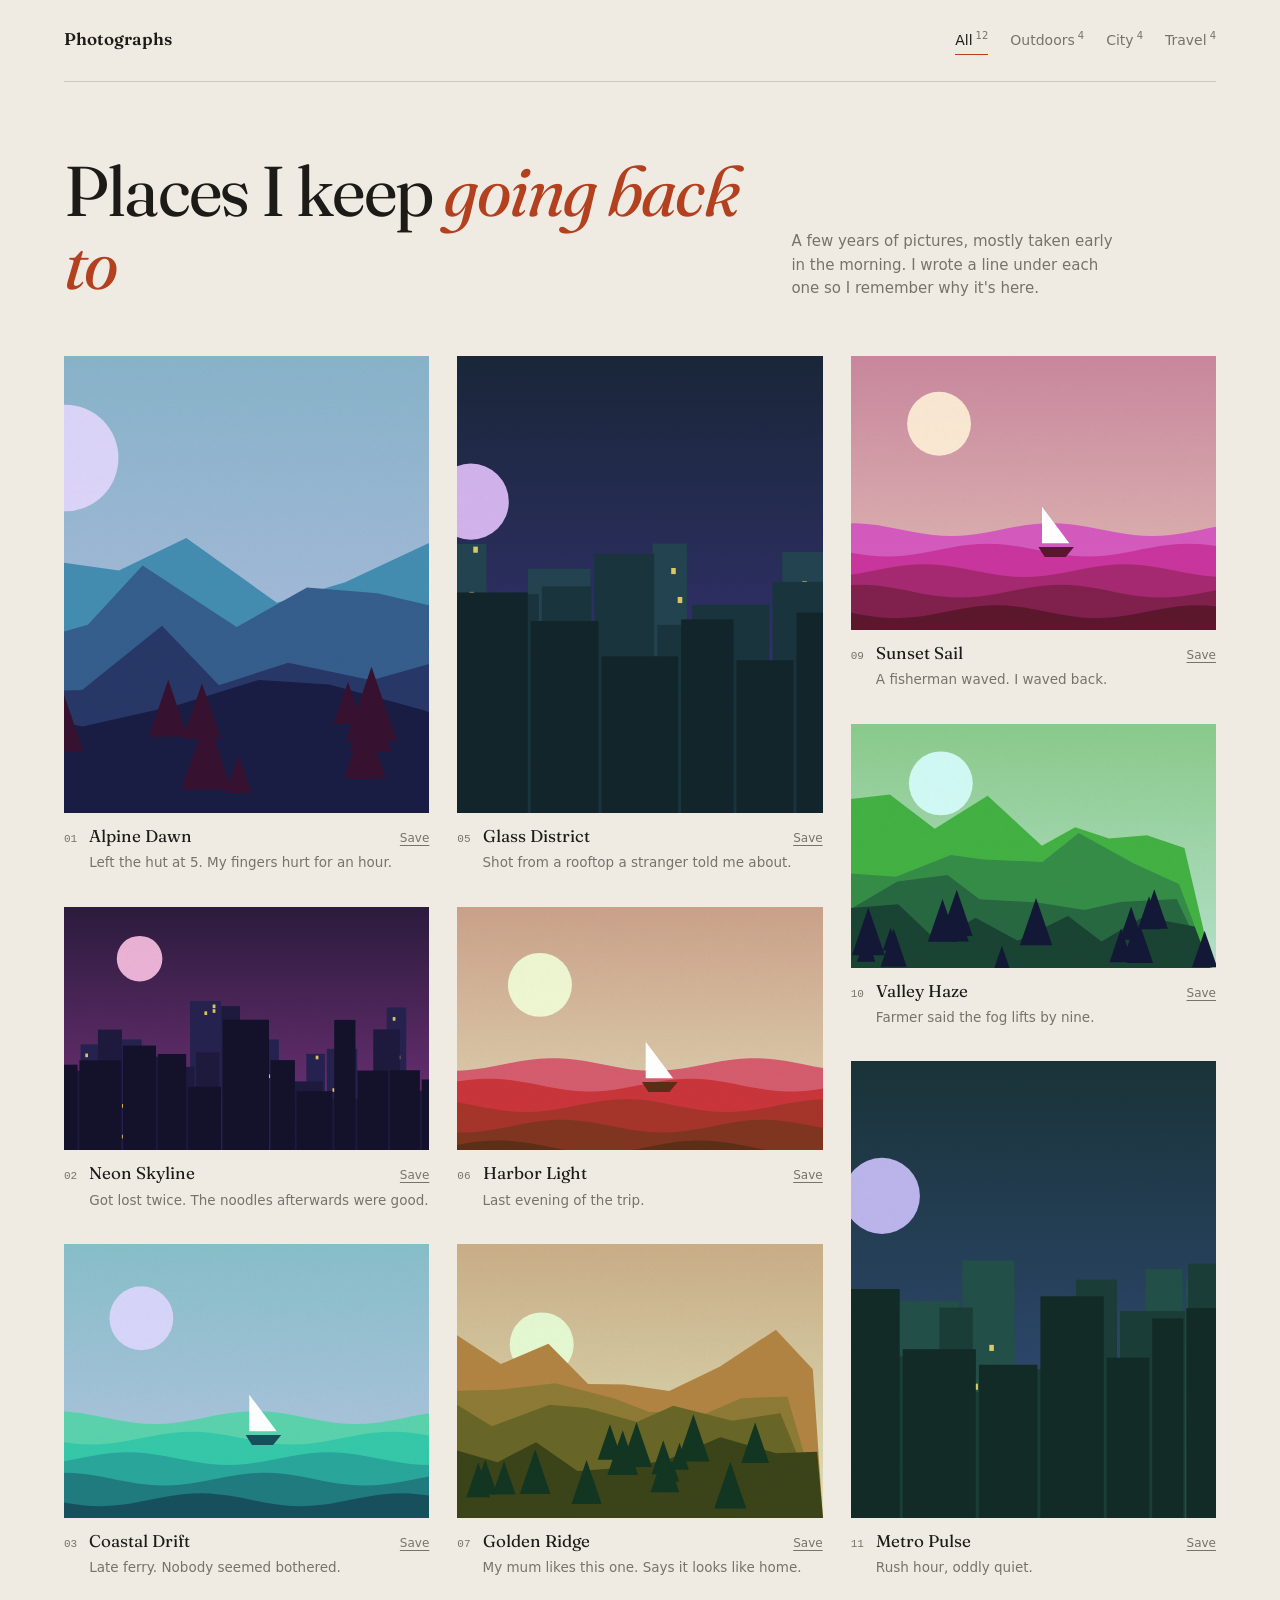
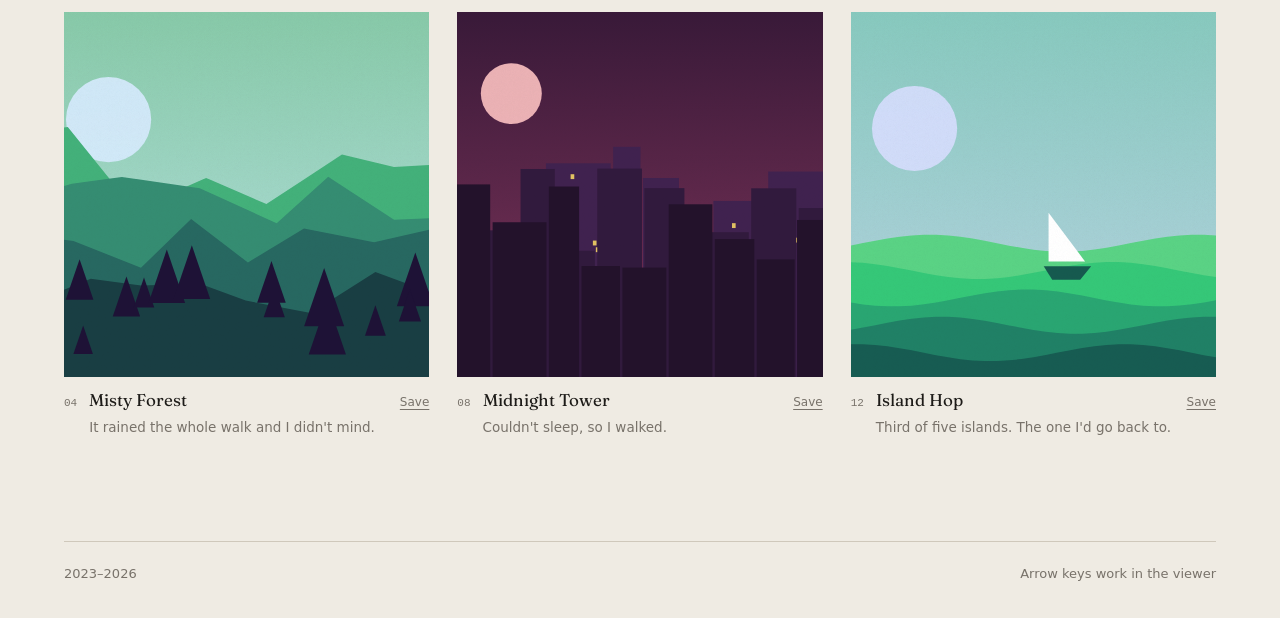
<file: index.html>
<!DOCTYPE html>
<html lang="en">
<head>
    <meta charset="UTF-8">
    <meta name="viewport" content="width=device-width, initial-scale=1, viewport-fit=cover">
    <title>Photographs, 2023–2026</title>

    <link
        rel="stylesheet"
        href="https://fonts.googleapis.com/css2?family=Fraunces:ital,opsz,wght@0,9..144,400;0,9..144,600;1,9..144,400&display=swap"
    >
    <link rel="stylesheet" href="style.css">
    <script src="script.js" defer></script>
</head>
<body>
    <div class="wrap">
        <nav>
            <b>Photographs</b>
            <div class="filters" id="filters"></div>
        </nav>

        <section class="intro">
            <h1>Places I keep <i>going back to</i></h1>
            <p>
                A few years of pictures, mostly taken early in the morning.
                I wrote a line under each one so I remember why it's here.
            </p>
        </section>

        <div class="cols" id="grid"></div>

        <footer>
            <span>2023–2026</span>
            <span>Arrow keys work in the viewer</span>
        </footer>
    </div>

    <div class="lb" id="lb" role="dialog" aria-modal="true" aria-label="Photo viewer">
        <div class="top">
            <span id="cn"></span>
            <button id="cl" type="button">Close</button>
        </div>

        <div class="view" id="view"></div>

        <div class="bot">
            <div>
                <h2 id="ct"></h2>
                <p id="cc"></p>
            </div>

            <div class="nav2">
                <button id="pv" type="button">Previous</button>
                <button id="nx" type="button">Next</button>
            </div>
        </div>
    </div>
</body>
</html>
</file>
<file: style.css>
/* ------------------------------
   Theme and global styles
------------------------------ */

:root {
    --bg: #efebe3;
    --fg: #1d1b18;
    --mut: #78726a;
    --line: #cfc8bb;
    --acc: #b3401e;
    --serif: Fraunces, Georgia, serif;
    --sans: system-ui, -apple-system, "Segoe UI", Helvetica, Arial, sans-serif;

    box-sizing: border-box;
    padding-top: env(safe-area-inset-top, 0px);
    padding-bottom: env(safe-area-inset-bottom, 0px);
}

@media (prefers-color-scheme: dark) {
    :root:not([data-theme="light"]) {
        --bg: #161412;
        --fg: #ebe5da;
        --mut: #968f84;
        --line: #363129;
        --acc: #e0724a;
    }
}

:root[data-theme="dark"] {
    --bg: #161412;
    --fg: #ebe5da;
    --mut: #968f84;
    --line: #363129;
    --acc: #e0724a;
}

* {
    box-sizing: border-box;
    margin: 0;
    padding: 0;
}

html {
    scroll-padding-top: env(safe-area-inset-top, 0px);
}

body {
    background: var(--bg);
    color: var(--fg);
    font: 16px / 1.55 var(--sans);
    overflow-x: hidden;
}

a,
button {
    color: inherit;
    font: inherit;
}

button {
    background: none;
    border: 0;
    cursor: pointer;
}

.wrap {
    width: min(1180px, 90%);
    margin: 0 auto;
}

/* ------------------------------
   Navigation and filters
------------------------------ */

nav {
    display: flex;
    justify-content: space-between;
    align-items: baseline;
    gap: 20px;
    flex-wrap: wrap;
    padding: 26px 0;
    border-bottom: 1px solid var(--line);
    font-size: 14px;
}

nav b {
    font-family: var(--serif);
    font-weight: 600;
    font-size: 17px;
}

.filters {
    display: flex;
    gap: 22px;
    flex-wrap: wrap;
}

.fb {
    color: var(--mut);
    padding: 2px 0;
    border-bottom: 1.5px solid transparent;
    transition: color 0.2s, border-color 0.2s;
}

.fb:hover {
    color: var(--fg);
}

.fb.active {
    color: var(--fg);
    border-color: var(--acc);
}

.fb sup {
    font-size: 10px;
    margin-left: 3px;
    color: var(--mut);
}

/* ------------------------------
   Intro section
------------------------------ */

.intro {
    padding: 72px 0 56px;
    display: grid;
    grid-template-columns: 1.6fr 1fr;
    gap: 48px;
    align-items: end;
}

h1 {
    font-family: var(--serif);
    font-weight: 400;
    font-size: clamp(2.3rem, 6vw, 4.4rem);
    line-height: 1.04;
    letter-spacing: -0.025em;
}

h1 i {
    color: var(--acc);
}

.intro p {
    color: var(--mut);
    max-width: 34ch;
    font-size: 15px;
}

/* ------------------------------
   Photo grid
------------------------------ */

.cols {
    columns: 3;
    column-gap: 28px;
    padding-bottom: 70px;
}

figure {
    break-inside: avoid;
    margin-bottom: 34px;
    opacity: 0;
    transform: translateY(14px);
    transition: opacity 0.7s ease, transform 0.7s ease;
}

figure.in {
    opacity: 1;
    transform: none;
}

figure.out {
    opacity: 0;
    transform: none;
    transition-duration: 0.2s;
}

figure.hidden {
    display: none;
}

.ph {
    display: block;
    width: 100%;
    overflow: hidden;
    cursor: zoom-in;
    background: #d8d1c3;
    position: relative;
}

.ph::after {
    content: "";
    position: absolute;
    inset: 0;
    background: url("data:image/svg+xml;utf8,%3Csvg xmlns='http://www.w3.org/2000/svg' width='160' height='160'%3E%3Cfilter id='n'%3E%3CfeTurbulence baseFrequency='.9' numOctaves='2' stitchTiles='stitch'/%3E%3C/filter%3E%3Crect width='160' height='160' filter='url(%23n)' opacity='.5'/%3E%3C/svg%3E");
    opacity: 0.09;
    mix-blend-mode: multiply;
    pointer-events: none;
}

.ph img {
    display: block;
    width: 100%;
    height: 100%;
    object-fit: cover;
    transition: transform 0.8s cubic-bezier(0.2, 0.7, 0.2, 1);
}

.ph:hover img {
    transform: scale(1.035);
}

.r1 {
    aspect-ratio: 4 / 5;
}

.r2 {
    aspect-ratio: 1 / 1;
}

.r3 {
    aspect-ratio: 3 / 2;
}

.r4 {
    aspect-ratio: 4 / 3;
}

/* ------------------------------
   Photo captions and save button
------------------------------ */

figcaption {
    display: grid;
    grid-template-columns: auto 1fr auto;
    gap: 4px 12px;
    align-items: baseline;
    padding-top: 10px;
    font-size: 14px;
}

.n {
    font: 11px ui-monospace, Menlo, Consolas, monospace;
    color: var(--mut);
}

.t {
    font-family: var(--serif);
    font-size: 17px;
}

.sv {
    font-size: 12px;
    color: var(--mut);
    text-decoration: underline;
    text-underline-offset: 3px;
}

.sv.on {
    color: var(--acc);
}

.nt {
    grid-column: 2 / 4;
    color: var(--mut);
    font-size: 13.5px;
    line-height: 1.45;
}

/* ------------------------------
   Footer
------------------------------ */

footer {
    border-top: 1px solid var(--line);
    padding: 22px 0 34px;
    display: flex;
    justify-content: space-between;
    gap: 16px;
    flex-wrap: wrap;
    color: var(--mut);
    font-size: 13px;
}

/* ------------------------------
   Lightbox / image viewer
------------------------------ */

.lb {
    position: fixed;
    inset: 0;
    z-index: 50;
    background: #12100e;
    color: #ebe5da;
    display: flex;
    flex-direction: column;
    opacity: 0;
    visibility: hidden;
    transition: opacity 0.25s, visibility 0.25s;
}

.lb.on {
    opacity: 1;
    visibility: visible;
}

.top,
.bot {
    display: flex;
    justify-content: space-between;
    align-items: center;
    padding: 18px 24px;
    font-size: 14px;
    gap: 16px;
}

.top {
    padding-top: calc(18px + env(safe-area-inset-top, 0px));
}

.bot {
    padding-bottom: calc(18px + env(safe-area-inset-bottom, 0px));
    align-items: flex-start;
}

.top button,
.bot button {
    padding: 6px 2px;
    border-bottom: 1px solid transparent;
}

.top button:hover,
.bot button:hover {
    border-color: currentColor;
}

.view {
    flex: 1;
    min-height: 0;
    display: flex;
    align-items: center;
    justify-content: center;
    padding: 0 24px;
    touch-action: pan-y;
}

.view img {
    max-width: 100%;
    max-height: 100%;
    object-fit: contain;
    animation: fade 0.35s ease;
}

@keyframes fade {
    from {
        opacity: 0;
    }
}

.bot h2 {
    font-family: var(--serif);
    font-weight: 400;
    font-size: 20px;
}

.bot p {
    color: #a39b8e;
    font-size: 14px;
    max-width: 48ch;
    margin-top: 2px;
}

.nav2 {
    display: flex;
    gap: 22px;
    flex: none;
}

/* ------------------------------
   Responsive styles
------------------------------ */

@media (max-width: 900px) {
    .cols {
        columns: 2;
    }

    .intro {
        grid-template-columns: 1fr;
        gap: 20px;
        padding-top: 48px;
    }
}

@media (max-width: 540px) {
    .cols {
        columns: 1;
    }

    .view {
        padding: 0 10px;
    }
}

/* ------------------------------
   Reduced motion accessibility
------------------------------ */

@media (prefers-reduced-motion: reduce) {
    *,
    *::before,
    *::after {
        animation: none !important;
        transition-duration: 0.01ms !important;
    }

    figure {
        opacity: 1;
        transform: none;
    }
}
</file>
